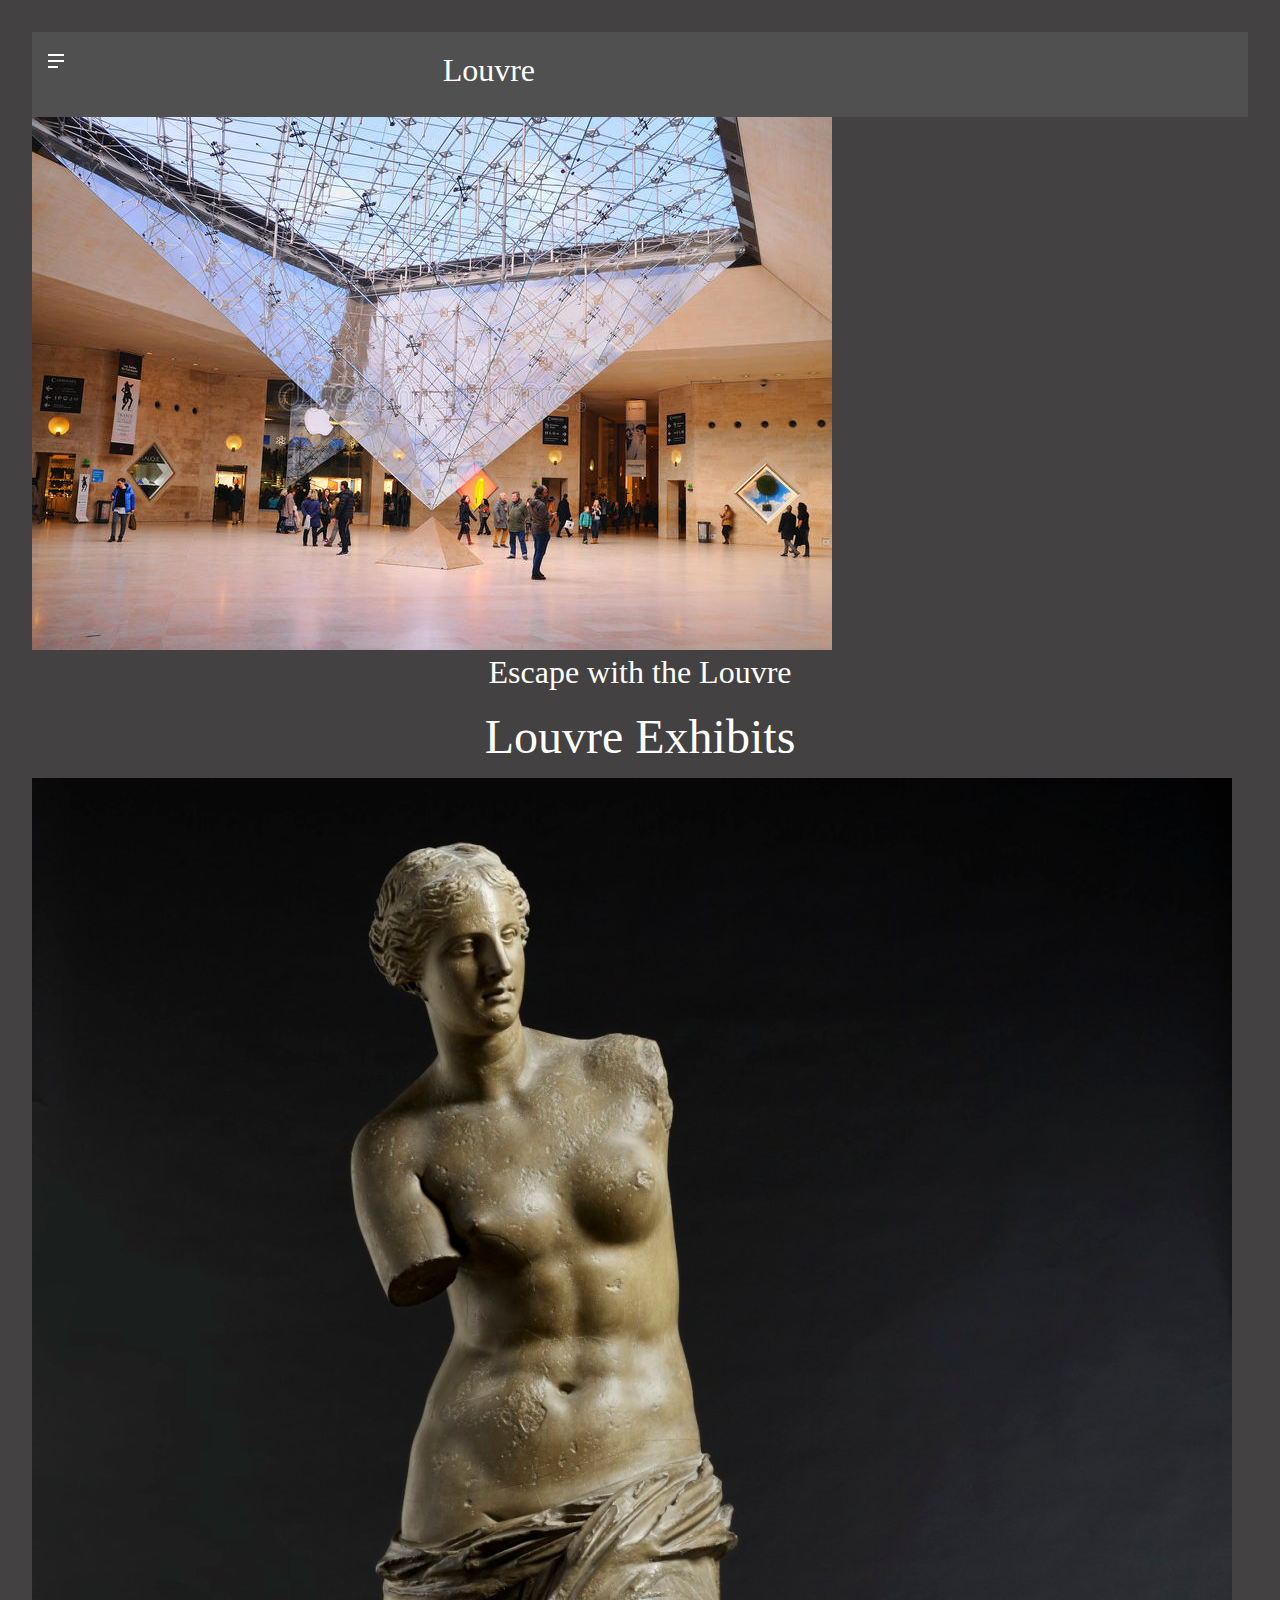
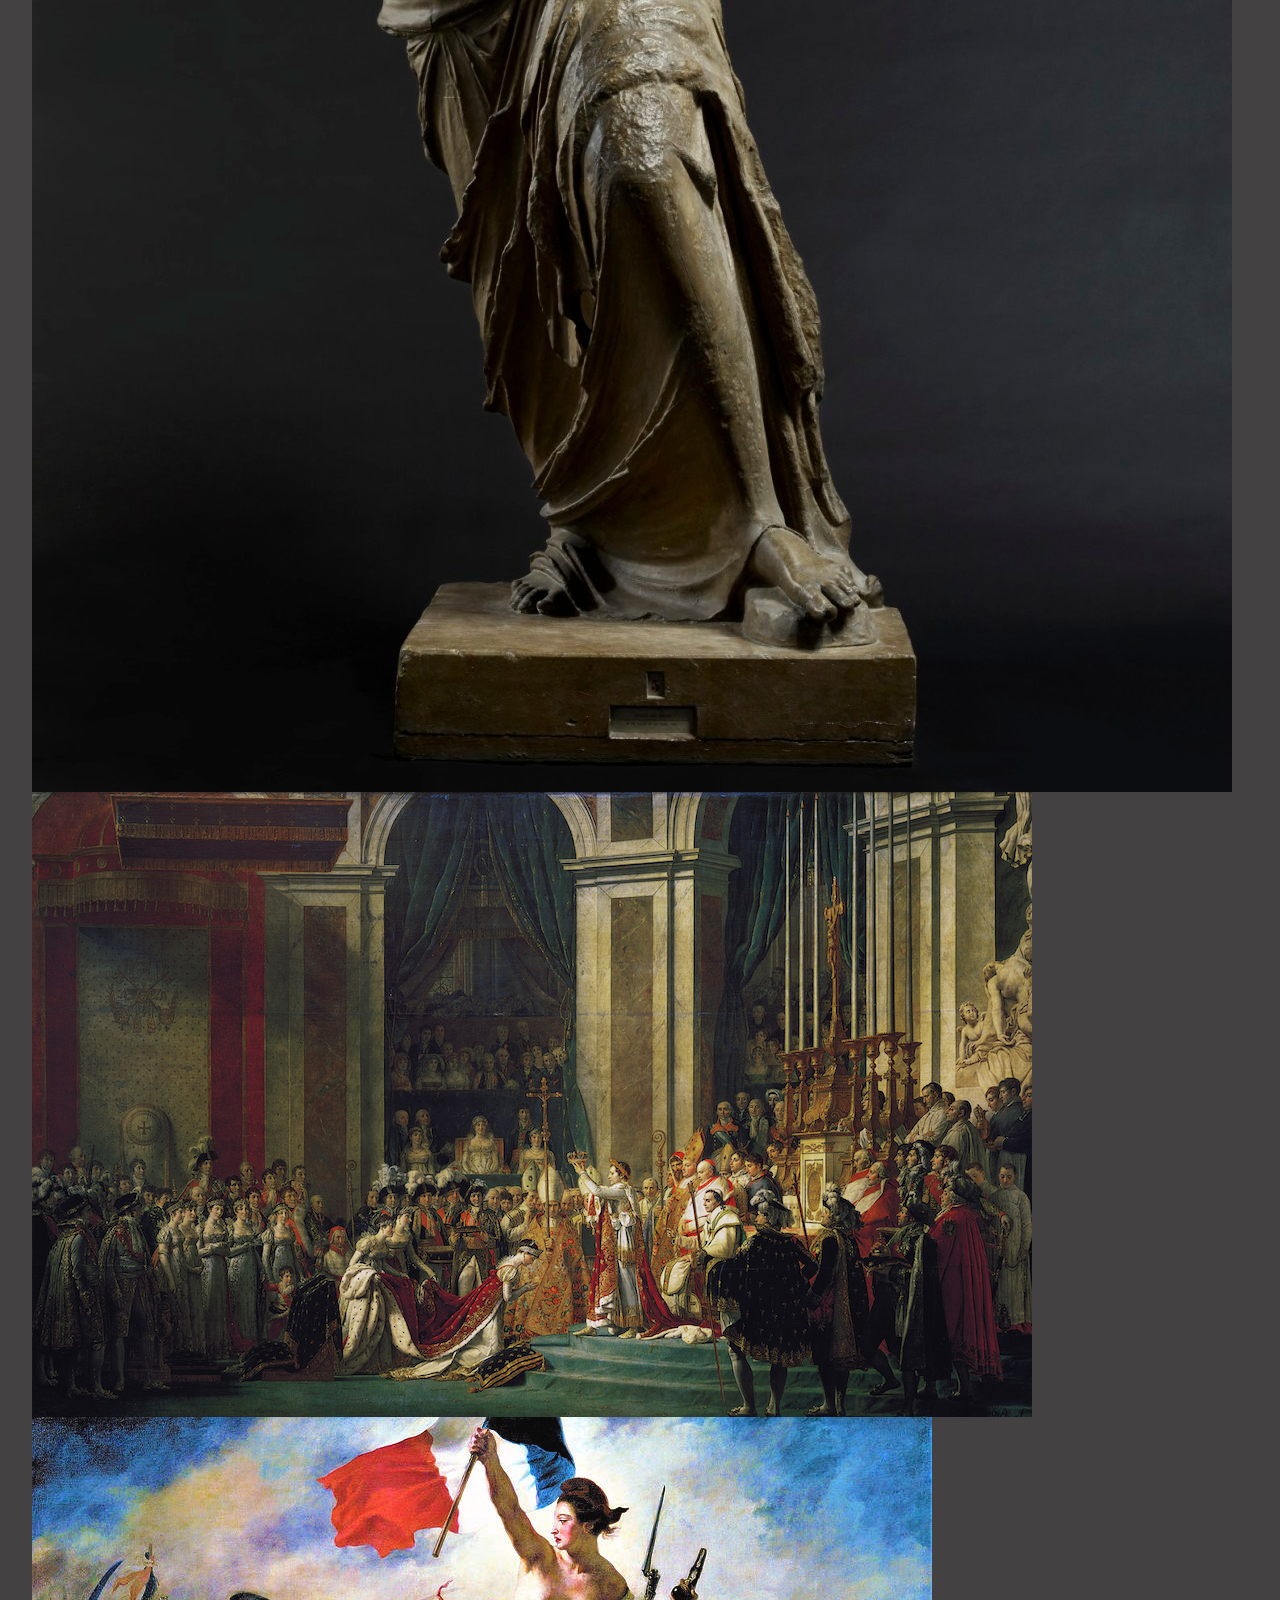
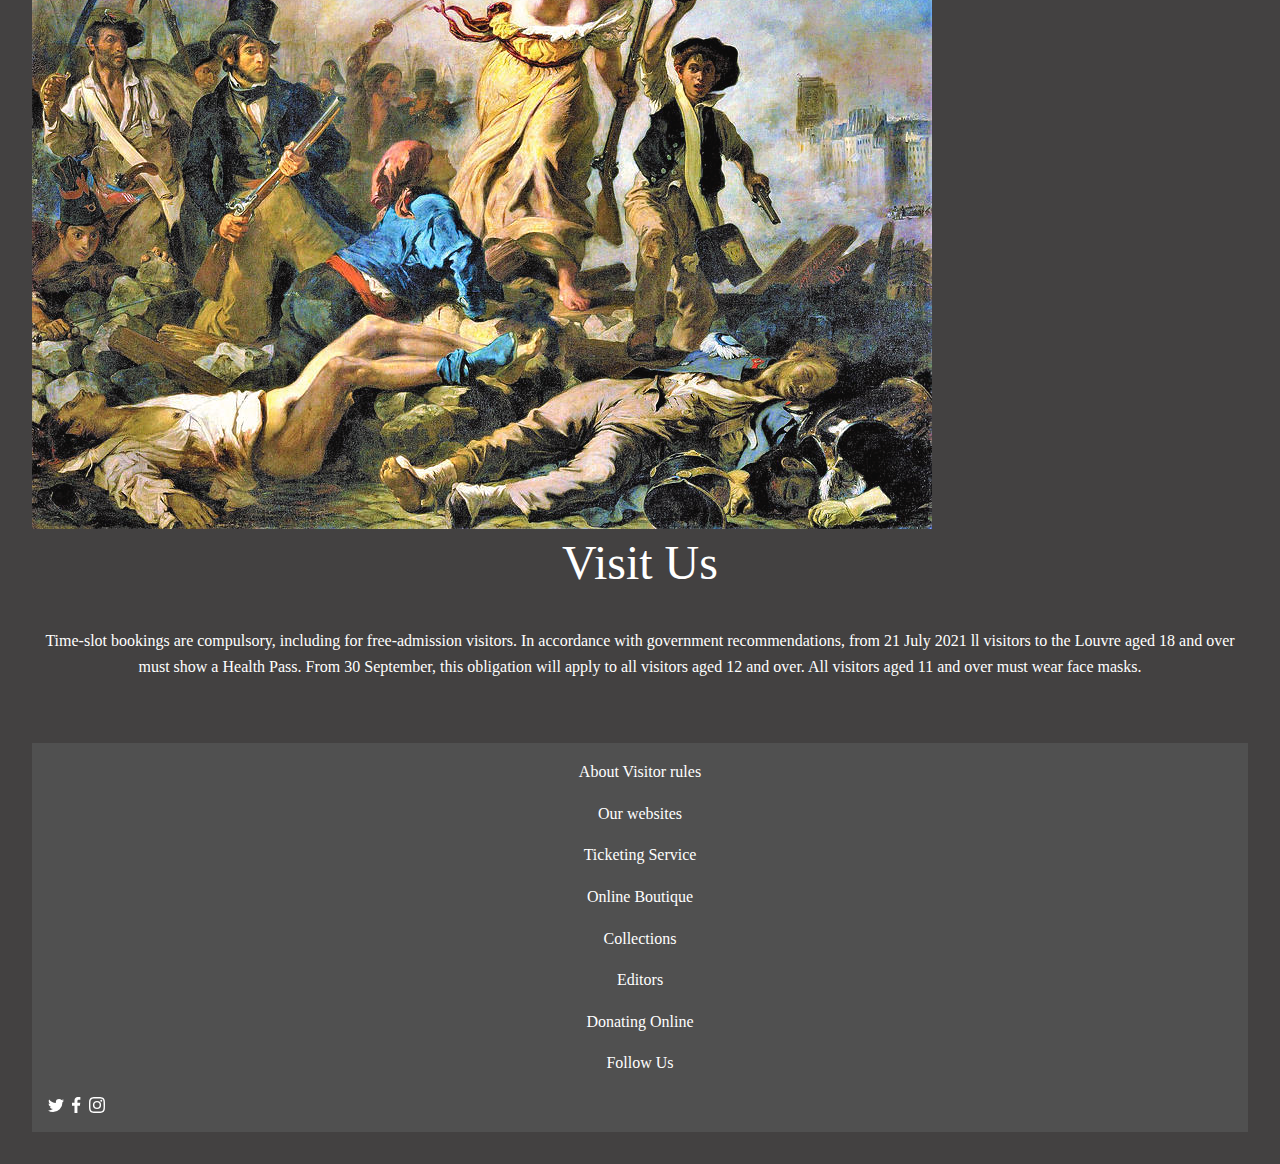
<file: index.html>
<!doctype html>

<html class="no-js" lang="en">

<head>
  <meta charset="utf-8" />
  <meta http-equiv="x-ua-compatible" content="ie=edge">
  <meta name="viewport" content="width=device-width, initial-scale=1.0">
  <title>GDES1060 – Your Project Name</title>
  <link rel="stylesheet" href="css/foundation.css">
  <link rel="stylesheet" href="css/motion-ui.min.css" />
  <link rel="stylesheet" href="css/main.css" />
</head>

<body>

  <header>

<div class="grid-x">

  <div class="cell small-4">
    <img src="img/menu-icon.svg">
  </div>

    <h1>Louvre

</div>

  </header>
<main>
  <section class="exhibits">
    
    <img src="img/inside-louvre.jpg">
     <h1>Escape with the Louvre</h1>

     <h2>Louvre Exhibits</h2>

    <img src="img/statue.jpeg">
    <img src="img/napoleon.jpg">
    <img src="img/liberty.jpg">

  </section>

<section class="vist">
  
  <h2>Visit Us</h2>
<br>
  <p>
    Time-slot bookings are compulsory, including for free-admission visitors. In accordance with government recommendations, from 21 July 2021 ll visitors to the Louvre aged 18 and over must show a Health Pass. From 30 September, this obligation will apply to all visitors aged 12 and over. All visitors aged 11 and over must wear face masks.
  </p>

  </section>
</main>
<br>
<br>

  <footer>
    
    <div class="cell small-4">
      <p>About
      Visitor rules</p>
    </div>

    <div class="cell small-4">
      <p>Our websites</p>
      <p>Ticketing Service</p>
      <p>Online Boutique</p>
      <p>Collections</p>
      <p>Editors</p>
      <p>Donating Online</p>
    </div>

      <div class="cell small-4">
        <p>Follow Us</p>
          <img src="img/twitter-logo.svg">
          <img src="img/facebook-logo.svg">
          <img src="img/instagram-logo.svg">
      </div>
  </footer>


  <script src="js/vendor.js"></script>
  <script src="js/foundation.js"></script>

  <script>
    $(document).foundation();
  </script>

</body>

</html>
</file>
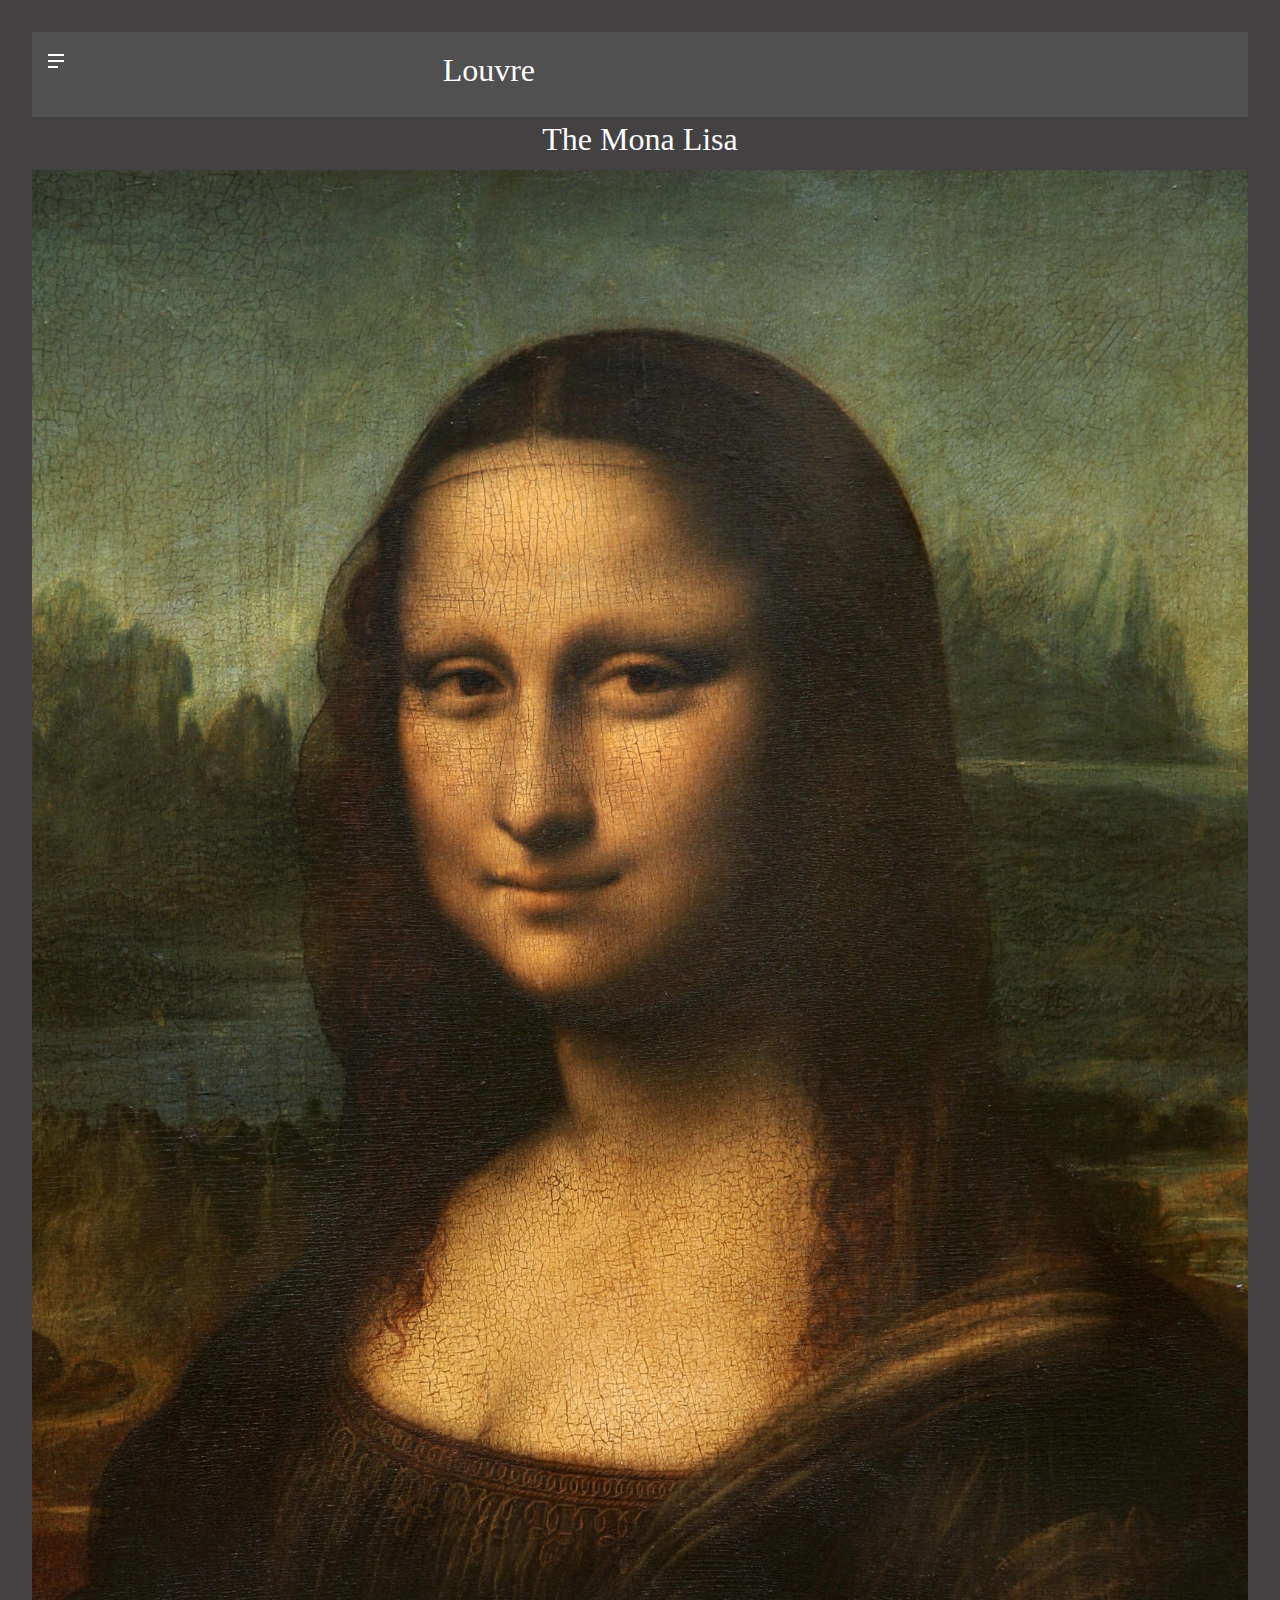
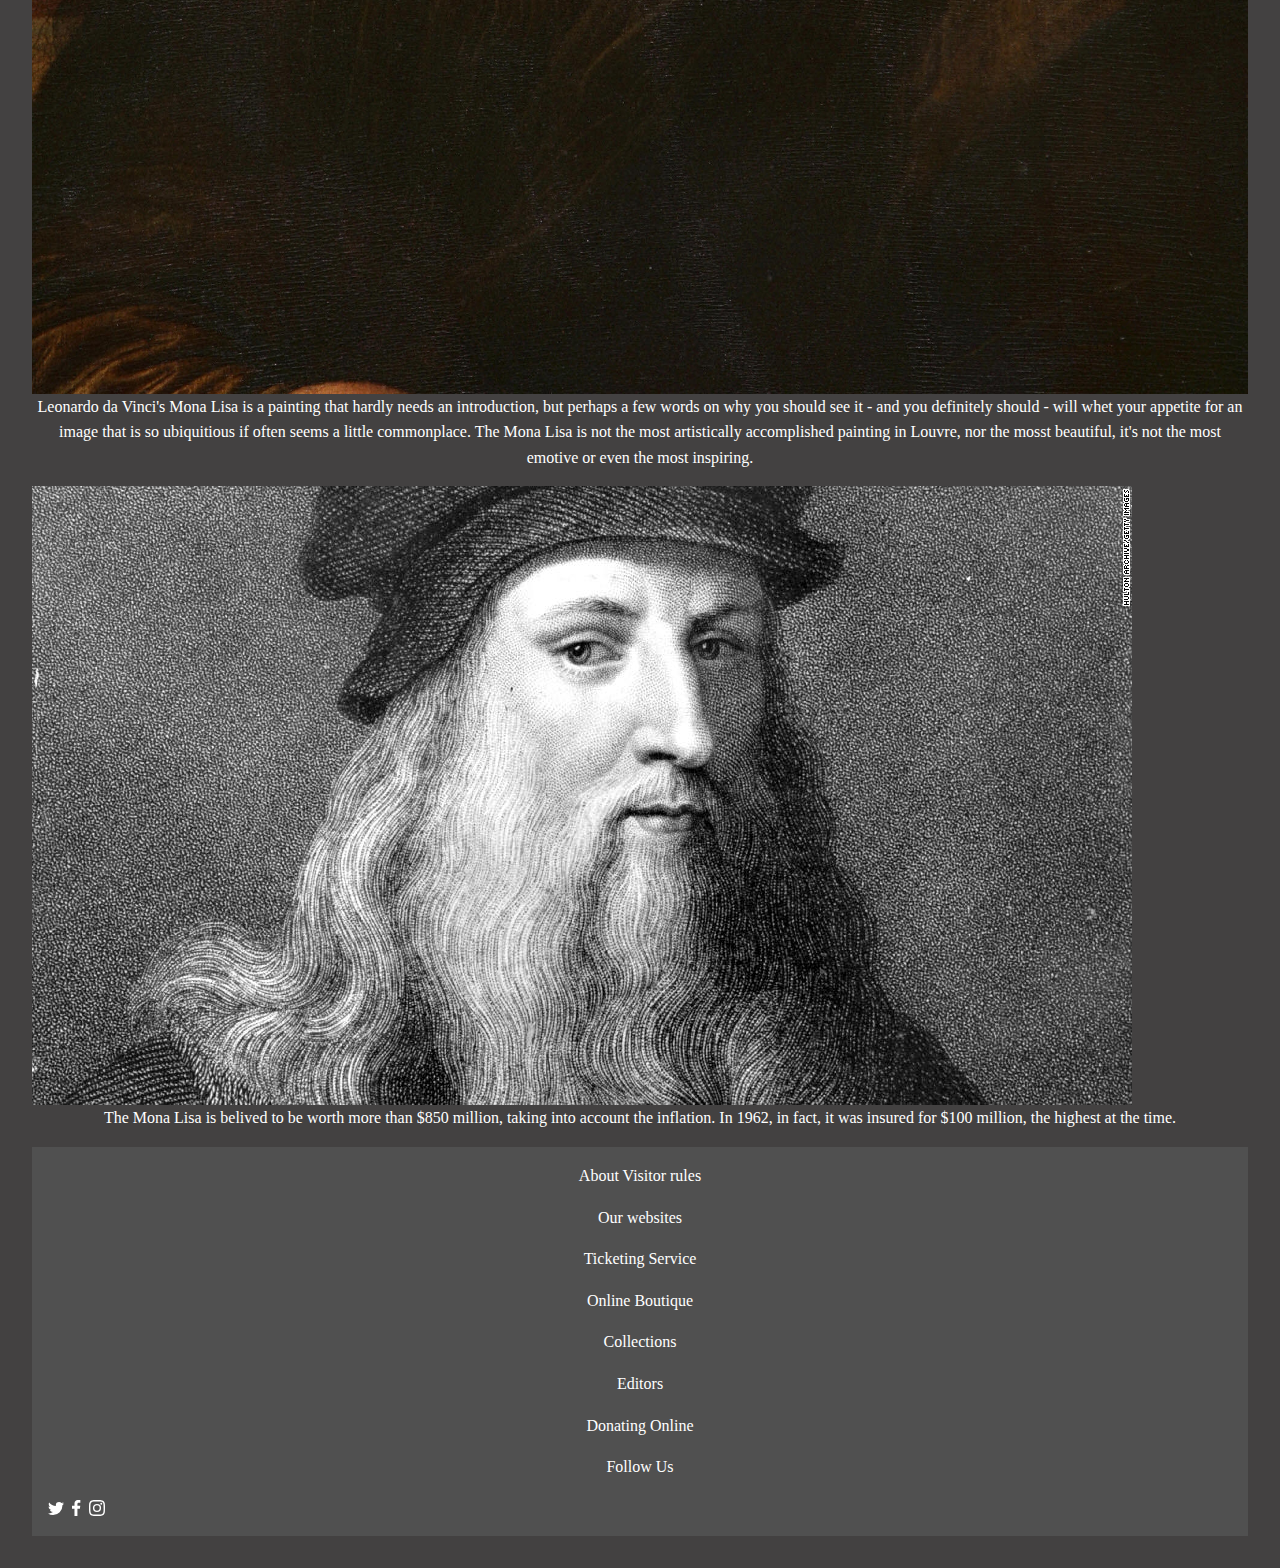
<file: mona-lisa.html>
<!doctype html>

<html class="no-js" lang="en">

<head>
  <meta charset="utf-8" />
  <meta http-equiv="x-ua-compatible" content="ie=edge">
  <meta name="viewport" content="width=device-width, initial-scale=1.0">
  <title>GDES1060 – Your Project Name</title>
  <link rel="stylesheet" href="css/foundation.css">
  <link rel="stylesheet" href="css/motion-ui.min.css" />
  <link rel="stylesheet" href="css/main.css" />
</head>

<body>

  <header>

<div class="grid-x">

  <div class="cell small-4">
    <img src="img/menu-icon.svg">
  </div>

    <h1>Louvre

</div>
  </header>

<main>
  <section class="mona">

     <h1>The Mona Lisa</h1>

    <img src="img/Mona.jpg">
      <p>Leonardo da Vinci's Mona Lisa is a painting that hardly needs an introduction, but perhaps a few words on why you should see it - and you definitely should - will whet your appetite for an image that is so ubiquitious if often seems a little commonplace. The Mona Lisa is not the most artistically accomplished painting in Louvre, nor the mosst beautiful, it's not the most emotive or even the most inspiring.</p>

    <img src="img/Leonardo.jpg">
      <p>The Mona Lisa is belived to be worth more than $850 million, taking into account the inflation. In 1962, in fact, it was insured for $100 million, the highest at the time.</p>

  </section>
</main>

  <footer>
    
    <div class="cell small-4">
      <p>About
      Visitor rules</p>
    </div>

    <div class="cell small-4">
      <p>Our websites</p>
      <p>Ticketing Service</p>
      <p>Online Boutique</p>
      <p>Collections</p>
      <p>Editors</p>
      <p>Donating Online</p>
    </div>

      <div class="cell small-4">
        <p>Follow Us</p>
          <img src="img/twitter-logo.svg">
          <img src="img/facebook-logo.svg">
          <img src="img/instagram-logo.svg">
      </div>
  </footer>


  <script src="js/vendor.js"></script>
  <script src="js/foundation.js"></script>

  <script>
    $(document).foundation();
  </script>

</body>

</html>
</file>
<file: css/main.css>
header	{
	background-color: #505050;
	padding: 1rem;
	align-content: center;
}

body	{
	background-color: #434141;
	padding: 2rem;
}

h1 {
	color: white;
	text-align: center;
	font-size: 2rem;
	font-family: "Century Old Style", Times, serif;
}

h2 {
	color: white;
	font-size: 3rem;
	text-align: center;
	font-family: "Times New Roman", Times, serif;
}

p {
	color: white;
	text-align: center;
	font-family: "Times New Roman", Times, serif;
}

footer	{
	background-color: #505050;
	padding: 1rem;
}
</file>
<file: css/motion-ui.min.css>
.slide-in-down.mui-enter{transition-duration:.5s;transition-timing-function:linear;-webkit-transform:translateY(-100%);transform:translateY(-100%);transition-property:opacity,-webkit-transform;transition-property:transform,opacity;transition-property:transform,opacity,-webkit-transform;-webkit-backface-visibility:hidden;backface-visibility:hidden}.slide-in-left.mui-enter,.slide-in-up.mui-enter{transition-duration:.5s;transition-timing-function:linear;transition-property:opacity,-webkit-transform;-webkit-backface-visibility:hidden}.slide-in-down.mui-enter.mui-enter-active{-webkit-transform:translateY(0);transform:translateY(0)}.slide-in-left.mui-enter{-webkit-transform:translateX(-100%);transform:translateX(-100%);transition-property:transform,opacity;transition-property:transform,opacity,-webkit-transform;backface-visibility:hidden}.slide-in-left.mui-enter.mui-enter-active{-webkit-transform:translateX(0);transform:translateX(0)}.slide-in-up.mui-enter{-webkit-transform:translateY(100%);transform:translateY(100%);transition-property:transform,opacity;transition-property:transform,opacity,-webkit-transform;backface-visibility:hidden}.slide-in-right.mui-enter,.slide-out-down.mui-leave{transition-duration:.5s;transition-timing-function:linear;transition-property:opacity,-webkit-transform;-webkit-backface-visibility:hidden}.slide-in-up.mui-enter.mui-enter-active{-webkit-transform:translateY(0);transform:translateY(0)}.slide-in-right.mui-enter{-webkit-transform:translateX(100%);transform:translateX(100%);transition-property:transform,opacity;transition-property:transform,opacity,-webkit-transform;backface-visibility:hidden}.slide-in-right.mui-enter.mui-enter-active{-webkit-transform:translateX(0);transform:translateX(0)}.slide-out-down.mui-leave{-webkit-transform:translateY(0);transform:translateY(0);transition-property:transform,opacity;transition-property:transform,opacity,-webkit-transform;backface-visibility:hidden}.slide-out-right.mui-leave,.slide-out-up.mui-leave{transition-property:opacity,-webkit-transform;-webkit-backface-visibility:hidden;transition-duration:.5s;transition-timing-function:linear}.slide-out-down.mui-leave.mui-leave-active{-webkit-transform:translateY(100%);transform:translateY(100%)}.slide-out-right.mui-leave{-webkit-transform:translateX(0);transform:translateX(0);transition-property:transform,opacity;transition-property:transform,opacity,-webkit-transform;backface-visibility:hidden}.slide-out-right.mui-leave.mui-leave-active{-webkit-transform:translateX(100%);transform:translateX(100%)}.slide-out-up.mui-leave{-webkit-transform:translateY(0);transform:translateY(0);transition-property:transform,opacity;transition-property:transform,opacity,-webkit-transform;backface-visibility:hidden}.slide-out-up.mui-leave.mui-leave-active{-webkit-transform:translateY(-100%);transform:translateY(-100%)}.slide-out-left.mui-leave{transition-duration:.5s;transition-timing-function:linear;-webkit-transform:translateX(0);transform:translateX(0);transition-property:opacity,-webkit-transform;transition-property:transform,opacity;transition-property:transform,opacity,-webkit-transform;-webkit-backface-visibility:hidden;backface-visibility:hidden}.fade-in.mui-enter,.fade-out.mui-leave{transition-property:opacity;transition-duration:.5s;transition-timing-function:linear}.slide-out-left.mui-leave.mui-leave-active{-webkit-transform:translateX(-100%);transform:translateX(-100%)}.fade-in.mui-enter{opacity:0}.fade-in.mui-enter.mui-enter-active,.fade-out.mui-leave{opacity:1}.fade-out.mui-leave.mui-leave-active{opacity:0}.hinge-in-from-top.mui-enter{transition-duration:.5s;transition-timing-function:linear;-webkit-transform:perspective(2000px) rotateX(-90deg);transform:perspective(2000px) rotateX(-90deg);-webkit-transform-origin:top;transform-origin:top;transition-property:opacity,-webkit-transform;transition-property:transform,opacity;transition-property:transform,opacity,-webkit-transform;opacity:0}.hinge-in-from-bottom.mui-enter,.hinge-in-from-right.mui-enter{transition-duration:.5s;transition-timing-function:linear;transition-property:opacity,-webkit-transform}.hinge-in-from-top.mui-enter.mui-enter-active{-webkit-transform:perspective(2000px) rotate(0);transform:perspective(2000px) rotate(0);opacity:1}.hinge-in-from-right.mui-enter{-webkit-transform:perspective(2000px) rotateY(-90deg);transform:perspective(2000px) rotateY(-90deg);-webkit-transform-origin:right;transform-origin:right;transition-property:transform,opacity;transition-property:transform,opacity,-webkit-transform;opacity:0}.hinge-in-from-right.mui-enter.mui-enter-active{-webkit-transform:perspective(2000px) rotate(0);transform:perspective(2000px) rotate(0);opacity:1}.hinge-in-from-bottom.mui-enter{-webkit-transform:perspective(2000px) rotateX(90deg);transform:perspective(2000px) rotateX(90deg);-webkit-transform-origin:bottom;transform-origin:bottom;transition-property:transform,opacity;transition-property:transform,opacity,-webkit-transform;opacity:0}.hinge-in-from-left.mui-enter,.hinge-in-from-middle-x.mui-enter{transition-duration:.5s;transition-timing-function:linear;transition-property:opacity,-webkit-transform}.hinge-in-from-bottom.mui-enter.mui-enter-active{-webkit-transform:perspective(2000px) rotate(0);transform:perspective(2000px) rotate(0);opacity:1}.hinge-in-from-left.mui-enter{-webkit-transform:perspective(2000px) rotateY(90deg);transform:perspective(2000px) rotateY(90deg);-webkit-transform-origin:left;transform-origin:left;transition-property:transform,opacity;transition-property:transform,opacity,-webkit-transform;opacity:0}.hinge-in-from-left.mui-enter.mui-enter-active{-webkit-transform:perspective(2000px) rotate(0);transform:perspective(2000px) rotate(0);opacity:1}.hinge-in-from-middle-x.mui-enter{-webkit-transform:perspective(2000px) rotateX(-90deg);transform:perspective(2000px) rotateX(-90deg);-webkit-transform-origin:center;transform-origin:center;transition-property:transform,opacity;transition-property:transform,opacity,-webkit-transform;opacity:0}.hinge-in-from-middle-y.mui-enter,.hinge-out-from-top.mui-leave{transition-duration:.5s;transition-timing-function:linear;transition-property:opacity,-webkit-transform}.hinge-in-from-middle-x.mui-enter.mui-enter-active{-webkit-transform:perspective(2000px) rotate(0);transform:perspective(2000px) rotate(0);opacity:1}.hinge-in-from-middle-y.mui-enter{-webkit-transform:perspective(2000px) rotateY(-90deg);transform:perspective(2000px) rotateY(-90deg);-webkit-transform-origin:center;transform-origin:center;transition-property:transform,opacity;transition-property:transform,opacity,-webkit-transform;opacity:0}.hinge-in-from-middle-y.mui-enter.mui-enter-active{-webkit-transform:perspective(2000px) rotate(0);transform:perspective(2000px) rotate(0);opacity:1}.hinge-out-from-top.mui-leave{-webkit-transform:perspective(2000px) rotate(0);transform:perspective(2000px) rotate(0);-webkit-transform-origin:top;transform-origin:top;transition-property:transform,opacity;transition-property:transform,opacity,-webkit-transform;opacity:1}.hinge-out-from-bottom.mui-leave,.hinge-out-from-right.mui-leave{transition-duration:.5s;transition-timing-function:linear;transition-property:opacity,-webkit-transform}.hinge-out-from-top.mui-leave.mui-leave-active{-webkit-transform:perspective(2000px) rotateX(-90deg);transform:perspective(2000px) rotateX(-90deg);opacity:0}.hinge-out-from-right.mui-leave{-webkit-transform:perspective(2000px) rotate(0);transform:perspective(2000px) rotate(0);-webkit-transform-origin:right;transform-origin:right;transition-property:transform,opacity;transition-property:transform,opacity,-webkit-transform;opacity:1}.hinge-out-from-right.mui-leave.mui-leave-active{-webkit-transform:perspective(2000px) rotateY(-90deg);transform:perspective(2000px) rotateY(-90deg);opacity:0}.hinge-out-from-bottom.mui-leave{-webkit-transform:perspective(2000px) rotate(0);transform:perspective(2000px) rotate(0);-webkit-transform-origin:bottom;transform-origin:bottom;transition-property:transform,opacity;transition-property:transform,opacity,-webkit-transform;opacity:1}.hinge-out-from-left.mui-leave,.hinge-out-from-middle-x.mui-leave{transition-duration:.5s;transition-timing-function:linear;transition-property:opacity,-webkit-transform}.hinge-out-from-bottom.mui-leave.mui-leave-active{-webkit-transform:perspective(2000px) rotateX(90deg);transform:perspective(2000px) rotateX(90deg);opacity:0}.hinge-out-from-left.mui-leave{-webkit-transform:perspective(2000px) rotate(0);transform:perspective(2000px) rotate(0);-webkit-transform-origin:left;transform-origin:left;transition-property:transform,opacity;transition-property:transform,opacity,-webkit-transform;opacity:1}.hinge-out-from-left.mui-leave.mui-leave-active{-webkit-transform:perspective(2000px) rotateY(90deg);transform:perspective(2000px) rotateY(90deg);opacity:0}.hinge-out-from-middle-x.mui-leave{-webkit-transform:perspective(2000px) rotate(0);transform:perspective(2000px) rotate(0);-webkit-transform-origin:center;transform-origin:center;transition-property:transform,opacity;transition-property:transform,opacity,-webkit-transform;opacity:1}.hinge-out-from-middle-y.mui-leave,.scale-in-up.mui-enter{transition-duration:.5s;transition-timing-function:linear;transition-property:opacity,-webkit-transform}.hinge-out-from-middle-x.mui-leave.mui-leave-active{-webkit-transform:perspective(2000px) rotateX(-90deg);transform:perspective(2000px) rotateX(-90deg);opacity:0}.hinge-out-from-middle-y.mui-leave{-webkit-transform:perspective(2000px) rotate(0);transform:perspective(2000px) rotate(0);-webkit-transform-origin:center;transform-origin:center;transition-property:transform,opacity;transition-property:transform,opacity,-webkit-transform;opacity:1}.hinge-out-from-middle-y.mui-leave.mui-leave-active{-webkit-transform:perspective(2000px) rotateY(-90deg);transform:perspective(2000px) rotateY(-90deg);opacity:0}.scale-in-up.mui-enter{-webkit-transform:scale(.5);transform:scale(.5);transition-property:transform,opacity;transition-property:transform,opacity,-webkit-transform;opacity:0}.scale-in-down.mui-enter,.scale-out-up.mui-leave{transition-duration:.5s;transition-timing-function:linear;transition-property:opacity,-webkit-transform}.scale-in-up.mui-enter.mui-enter-active{-webkit-transform:scale(1);transform:scale(1);opacity:1}.scale-in-down.mui-enter{-webkit-transform:scale(1.5);transform:scale(1.5);transition-property:transform,opacity;transition-property:transform,opacity,-webkit-transform;opacity:0}.scale-in-down.mui-enter.mui-enter-active{-webkit-transform:scale(1);transform:scale(1);opacity:1}.scale-out-up.mui-leave{-webkit-transform:scale(1);transform:scale(1);transition-property:transform,opacity;transition-property:transform,opacity,-webkit-transform;opacity:1}.scale-out-down.mui-leave,.spin-in.mui-enter{transition-duration:.5s;transition-timing-function:linear;transition-property:opacity,-webkit-transform}.scale-out-up.mui-leave.mui-leave-active{-webkit-transform:scale(1.5);transform:scale(1.5);opacity:0}.scale-out-down.mui-leave{-webkit-transform:scale(1);transform:scale(1);transition-property:transform,opacity;transition-property:transform,opacity,-webkit-transform;opacity:1}.scale-out-down.mui-leave.mui-leave-active{-webkit-transform:scale(.5);transform:scale(.5);opacity:0}.spin-in.mui-enter{-webkit-transform:rotate(-.75turn);transform:rotate(-.75turn);transition-property:transform,opacity;transition-property:transform,opacity,-webkit-transform;opacity:0}.spin-in-ccw.mui-enter,.spin-out.mui-leave{transition-property:opacity,-webkit-transform;transition-duration:.5s;transition-timing-function:linear}.spin-in.mui-enter.mui-enter-active{-webkit-transform:rotate(0);transform:rotate(0);opacity:1}.spin-out.mui-leave{-webkit-transform:rotate(0);transform:rotate(0);transition-property:transform,opacity;transition-property:transform,opacity,-webkit-transform;opacity:1}.spin-out.mui-leave.mui-leave-active{-webkit-transform:rotate(.75turn);transform:rotate(.75turn);opacity:0}.spin-in-ccw.mui-enter{-webkit-transform:rotate(.75turn);transform:rotate(.75turn);transition-property:transform,opacity;transition-property:transform,opacity,-webkit-transform;opacity:0}.spin-in-ccw.mui-enter.mui-enter-active{-webkit-transform:rotate(0);transform:rotate(0);opacity:1}.spin-out-ccw.mui-leave{transition-duration:.5s;transition-timing-function:linear;-webkit-transform:rotate(0);transform:rotate(0);transition-property:opacity,-webkit-transform;transition-property:transform,opacity;transition-property:transform,opacity,-webkit-transform;opacity:1}.spin-out-ccw.mui-leave.mui-leave-active{-webkit-transform:rotate(-.75turn);transform:rotate(-.75turn);opacity:0}.slow{transition-duration:750ms!important}.linear{transition-timing-function:linear!important;-webkit-animation-timing-function:linear!important;animation-timing-function:linear!important}.ease{transition-timing-function:ease!important;-webkit-animation-timing-function:ease!important;animation-timing-function:ease!important}.ease-in{transition-timing-function:ease-in!important;-webkit-animation-timing-function:ease-in!important;animation-timing-function:ease-in!important}.ease-out{transition-timing-function:ease-out!important;-webkit-animation-timing-function:ease-out!important;animation-timing-function:ease-out!important}.ease-in-out{transition-timing-function:ease-in-out!important;-webkit-animation-timing-function:ease-in-out!important;animation-timing-function:ease-in-out!important}.bounce-in{transition-timing-function:cubic-bezier(.485,.155,.24,1.245)!important;-webkit-animation-timing-function:cubic-bezier(.485,.155,.24,1.245)!important;animation-timing-function:cubic-bezier(.485,.155,.24,1.245)!important}.bounce-out{transition-timing-function:cubic-bezier(.485,.155,.515,.845)!important;-webkit-animation-timing-function:cubic-bezier(.485,.155,.515,.845)!important;animation-timing-function:cubic-bezier(.485,.155,.515,.845)!important}.bounce-in-out{transition-timing-function:cubic-bezier(.76,-.245,.24,1.245)!important;-webkit-animation-timing-function:cubic-bezier(.76,-.245,.24,1.245)!important;animation-timing-function:cubic-bezier(.76,-.245,.24,1.245)!important}.short-delay{transition-delay:.3s!important;-webkit-animation-delay:.3s!important;animation-delay:.3s!important}.long-delay{transition-delay:.7s!important;-webkit-animation-delay:.7s!important;animation-delay:.7s!important}.shake{-webkit-animation-name:shake-7;animation-name:shake-7}@-webkit-keyframes shake-7{0%,10%,20%,30%,40%,50%,60%,70%,80%,90%{-webkit-transform:translateX(7%);transform:translateX(7%)}15%,25%,35%,45%,5%,55%,65%,75%,85%,95%{-webkit-transform:translateX(-7%);transform:translateX(-7%)}}@keyframes shake-7{0%,10%,20%,30%,40%,50%,60%,70%,80%,90%{-webkit-transform:translateX(7%);transform:translateX(7%)}15%,25%,35%,45%,5%,55%,65%,75%,85%,95%{-webkit-transform:translateX(-7%);transform:translateX(-7%)}}.spin-cw{-webkit-animation-name:spin-cw-1turn;animation-name:spin-cw-1turn}@-webkit-keyframes spin-cw-1turn{0%{-webkit-transform:rotate(-1turn);transform:rotate(-1turn)}100%{-webkit-transform:rotate(0);transform:rotate(0)}}.spin-ccw{-webkit-animation-name:spin-cw-1turn;animation-name:spin-cw-1turn}@keyframes spin-cw-1turn{0%,100%{-webkit-transform:rotate(0);transform:rotate(0)}100%{-webkit-transform:rotate(1turn);transform:rotate(1turn)}}.wiggle{-webkit-animation-name:wiggle-7deg;animation-name:wiggle-7deg}@-webkit-keyframes wiggle-7deg{40%,50%,60%{-webkit-transform:rotate(7deg);transform:rotate(7deg)}35%,45%,55%,65%{-webkit-transform:rotate(-7deg);transform:rotate(-7deg)}0%,100%,30%,70%{-webkit-transform:rotate(0);transform:rotate(0)}}@keyframes wiggle-7deg{40%,50%,60%{-webkit-transform:rotate(7deg);transform:rotate(7deg)}35%,45%,55%,65%{-webkit-transform:rotate(-7deg);transform:rotate(-7deg)}0%,100%,30%,70%{-webkit-transform:rotate(0);transform:rotate(0)}}.shake,.spin-ccw,.spin-cw,.wiggle{-webkit-animation-duration:.5s;animation-duration:.5s}.infinite{-webkit-animation-iteration-count:infinite;animation-iteration-count:infinite}.slow{-webkit-animation-duration:750ms!important;animation-duration:750ms!important}.fast{transition-duration:250ms!important;-webkit-animation-duration:250ms!important;animation-duration:250ms!important}
</file>
